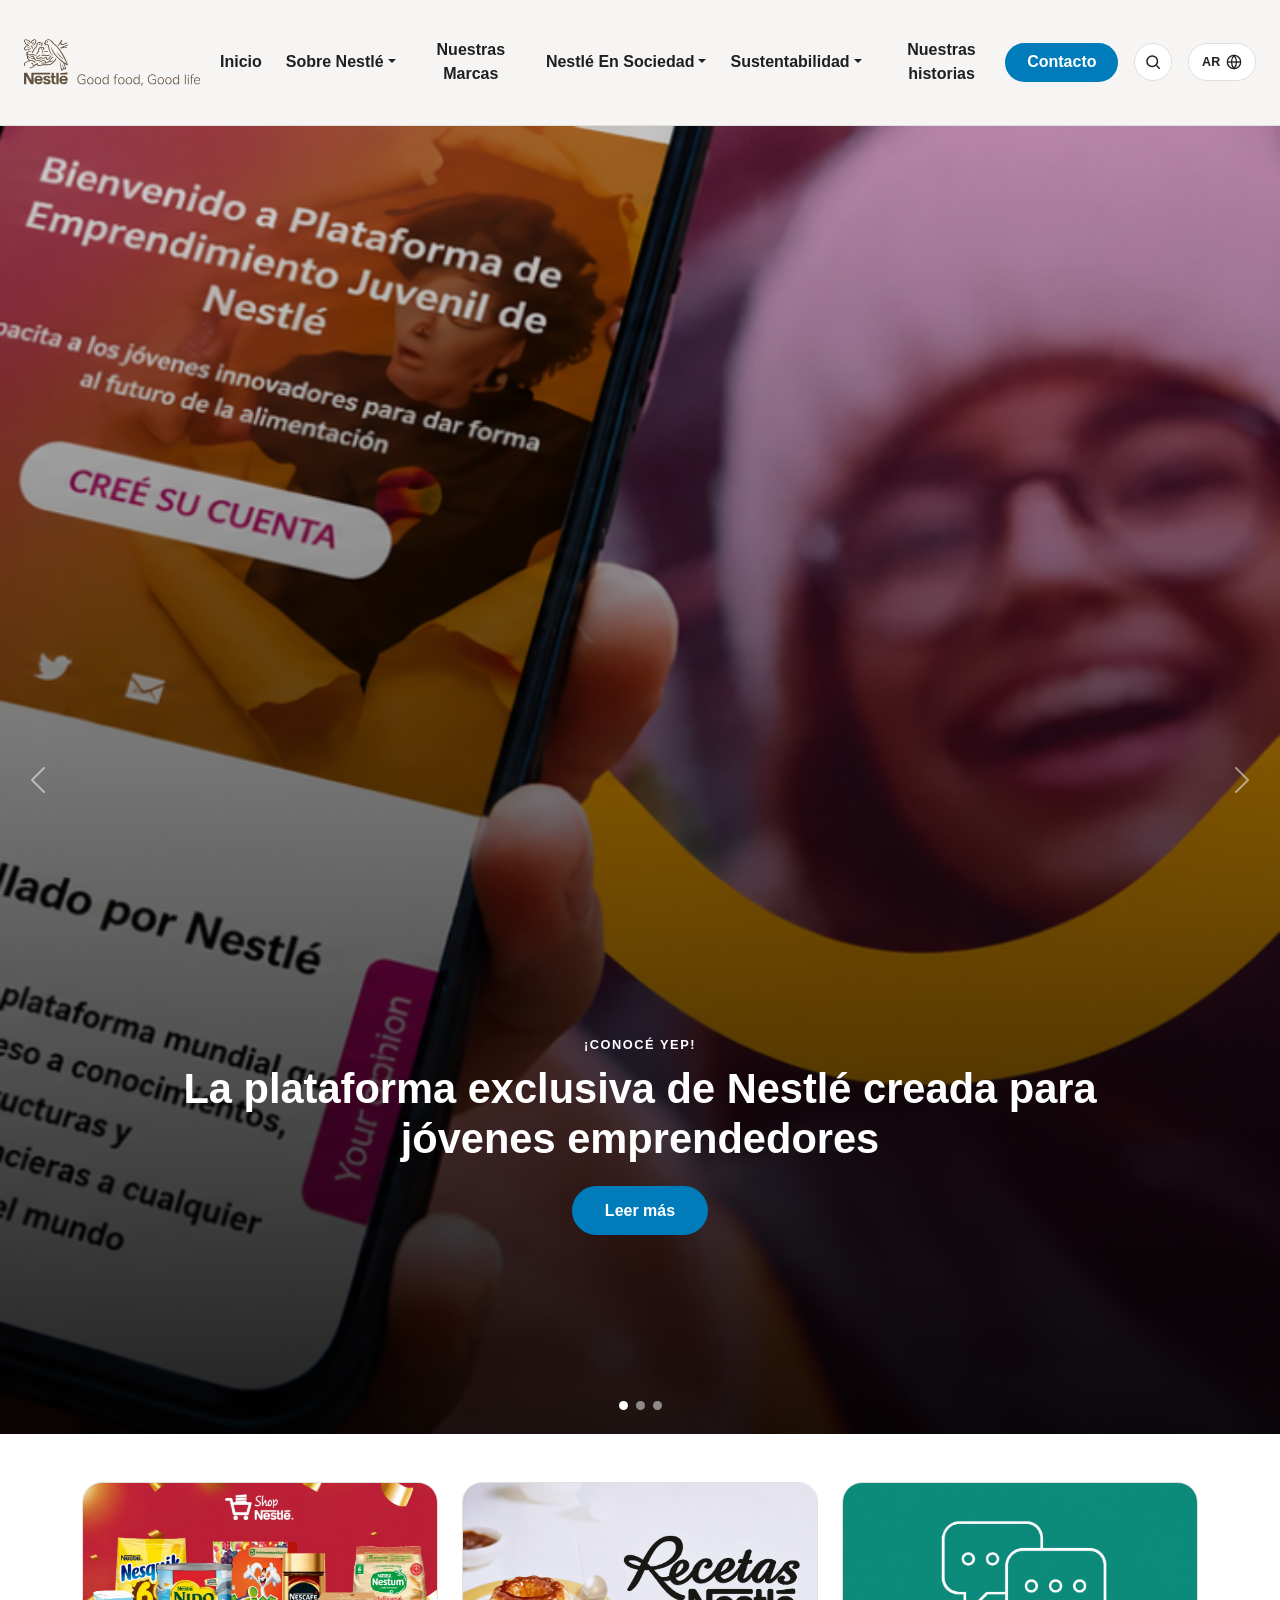
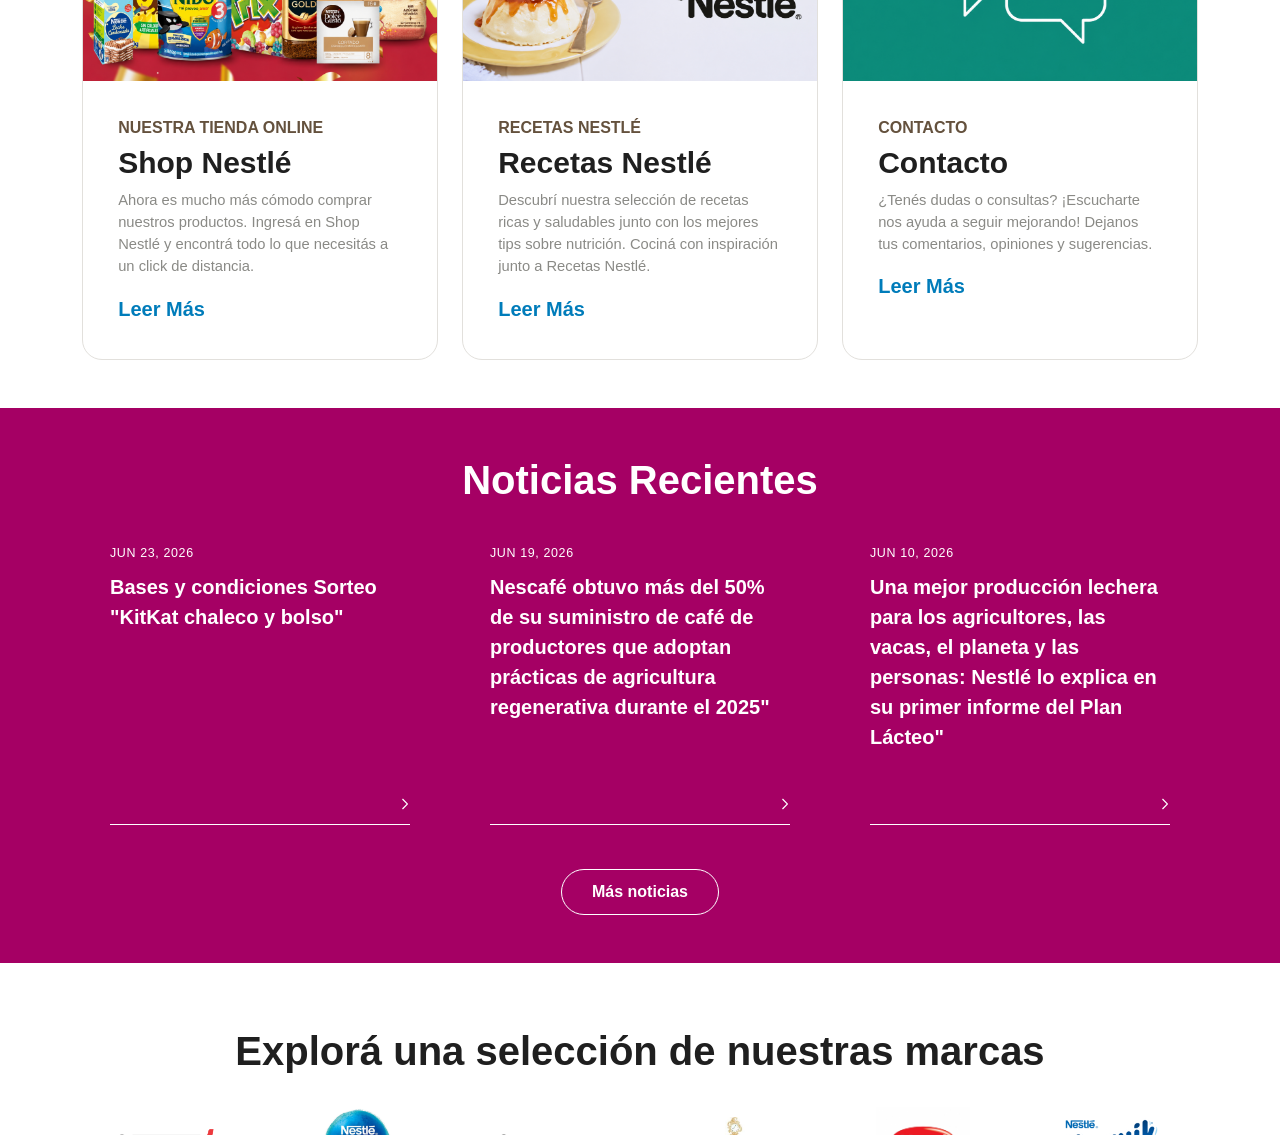
<file: index.html>
<!DOCTYPE html>
<html lang="es-AR">
<head>
<meta charset="UTF-8">
<meta name="viewport" content="width=device-width, initial-scale=1">
<title>Nestlé: Good food, Good life | Nestlé Argentina</title>
<link rel="icon" href="img/logo-sitio.png">


<link href="https://cdnjs.cloudflare.com/ajax/libs/bootstrap/5.3.3/css/bootstrap.min.css" rel="stylesheet">
<link rel="preconnect" href="https://fonts.googleapis.com">

<link rel="stylesheet" href="estilos.css">
</head>
<body>

<!-- ============ HEADER / NAV ============ -->
<header class="site-header">
  <nav class="navbar navbar-expand-xl">
    <div class="container-fluid px-4 gap-2">
      <h1 class="site-logo m-0">
       <a href="#" class="site-logo-link" aria-label="Nestlé - Good food, Good life">Nestlé</a>
      </h1>

      <button class="navbar-toggler" type="button" data-bs-toggle="collapse" data-bs-target="#mainNav">
        <span class="navbar-toggler-icon"></span>
      </button>

      <div class="collapse navbar-collapse" id="mainNav">
        <ul class="navbar-nav main-nav d-flex align-items-md-left align-items-lg-center text-lg-center  gap-2 m-3 mx-xl-auto">
          <li class="nav-item"><a class="nav-link" href="#">Inicio</a></li>
          <li class="nav-item dropdown">
            <a class="nav-link dropdown-toggle" href="#" data-bs-toggle="dropdown">Sobre Nestlé</a>
            <div class="dropdown-menu mega-menu">
              <div class="row">
                <div class="col-sm-12 col-md-6 gap-3">
                  <a class="dropdown-item" href="#">Historia</a>
                  <a class="dropdown-item" href="#">Nestlé en cifras</a>
                  <a class="dropdown-item" href="#">NESTLÉ en la Argentina</a>
                  <a class="dropdown-item" href="#">Investigación y Desarrollo</a>
                </div>
                <div class="col-sm-12 col-md-6">
                  <a class="dropdown-item" href="#">Calidad y seguridad</a>
                  <a class="dropdown-item" href="#">Socios</a>
                  <a class="dropdown-item" href="#">Reporta tu inquietud</a>
                </div>
              </div>
            </div>
          </li>
          <li class="nav-item"><a class="nav-link" href="seccion/marcas.html">Nuestras Marcas</a>

          </li>
          <li class="nav-item dropdown">
            <a class="nav-link dropdown-toggle" href="#" data-bs-toggle="dropdown">Nestlé En Sociedad</a>
            <div class="dropdown-menu mega-menu">
              <div class="d-flex flex-row gap-5">
                <div class="col-sm-12 col-md-6">
                  <a class="dropdown-item" href="#">Creación de Valor Compartido</a>
                  <a class="dropdown-item" href="#">Personas Y Familias</a>
                </div>
                <div class="col-sm-12 col-md-6">
                  <a class="dropdown-item" href="#">Comunidad</a>
                  <a class="dropdown-item" href="#">Planeta</a>
                </div>
              </div>
            </div>
          </li>
          <li class="nav-item dropdown">
            <a class="nav-link dropdown-toggle" href="#" data-bs-toggle="dropdown" data-bs-display="static">Sustentabilidad</a>
            <div class="dropdown-menu mega-menu">
              <a class="dropdown-item" href="#">RE.GENEREMOS NUESTRO PLANETA</a>
              <a class="dropdown-item" href="#">RE.DUZCAMOS NUESTROS RESIDUOS</a>
              <a class="dropdown-item" href="#">RE.PENSEMOS NUESTRAS PRÁCTICAS</a>
            </div>
          </li>
          <li class="nav-item"><a class="nav-link" href="#">Nuestras historias</a></li>
        </ul>



        <div class="header-icons gap-3 mt-lg-2 mt-xl-0">
        <a href="#" class="btn btn-nestle-outline">Contacto</a>

        <button class="icon-btn" aria-label="Buscar">
          <svg width="18" height="18" viewBox="0 0 24 24" fill="none" stroke="currentColor" stroke-width="2"><circle cx="11" cy="11" r="7"/><line x1="21" y1="21" x2="16.65" y2="16.65"/></svg>
        </button>
        
        <button class="icon-btn icon-btn-country" aria-label="Cambiar país" data-bs-toggle="modal" data-bs-target="#countryModal">
  <span class="country-code">AR</span>
  <svg width="16" height="16" viewBox="0 0 24 24" fill="none" stroke="currentColor" stroke-width="2"><circle cx="12" cy="12" r="10"/><line x1="2" y1="12" x2="22" y2="12"/><path d="M12 2a15.3 15.3 0 010 20 15.3 15.3 0 010-20z"/></svg>
       </button>
      </div>
      </div>

    </div>
  </nav>
</header>

<!-- ============ HERO CAROUSEL ============ -->
<section class="hero-section">
  <div id="heroCarousel" class="carousel slide" data-bs-ride="carousel">
    <div class="carousel-inner">

      <div class="carousel-item active">
        <figure class="m-0">
          <picture>
            <source media="(max-width: 554px)" srcset="img/banner-uno-cl.png">
            <source media="(max-width: 768px)" srcset="img/banner-uno-tb.png">
            <img src="img/banner-uno-pc.png" alt="Conocé YEP" class="d-block w-100 hero-img">
          </picture>
        </figure>
        <div class="carousel-caption-custom">
          <p class="eyebrow">¡Conocé YEP!</p>
          <h1>La plataforma exclusiva de Nestlé creada para jóvenes emprendedores</h1>
          <a href="#" class="btn btn-nestle-primary">Leer más</a>
        </div>
      </div>

      <div class="carousel-item">
        <figure class="m-0">
          <picture>
            <source media="(max-width: 554px)" srcset="img/banner-dos-cl.png">
            <source media="(max-width: 768px)" srcset="img/banner-dos-tb.png">
            <img src="img/banner-dos-pc.png" alt="banner" class="d-block w-100 hero-img">
          </picture>
        </figure>
        <div class="carousel-caption-custom">
          <h1>Líderes en atracción y retención del talento</h1>
          <a href="#" class="btn btn-nestle-primary">Leer más</a>
        </div>
      </div>

      <div class="carousel-item">
        <figure class="m-0">
          <picture>
            <source media="(max-width: 554px)" srcset="img/banner-tres-cl.png">
            <source media="(max-width: 768px)" srcset="img/banner-tres-tb.png">
            <img src="img/banner-tres-pc.png" alt="banner" class="d-block w-100 hero-img">
          </picture>
        </figure>
        <div class="carousel-caption-custom">
          <p class="eyebrow">Un compromiso con los jóvenes</p>
          <h1>¡Somos parte del Ranking de Empresas Comprometidas con las Juventudes!</h1>
          <a href="#" class="btn btn-nestle-primary">Leer más</a>
        </div>
      </div>

    </div>

    <button class="carousel-control-prev" type="button" data-bs-target="#heroCarousel" data-bs-slide="prev">
      <span class="carousel-control-prev-icon"></span>
    </button>
    <button class="carousel-control-next" type="button" data-bs-target="#heroCarousel" data-bs-slide="next">
      <span class="carousel-control-next-icon"></span>
    </button>
    <div class="carousel-indicators-custom">
      <button type="button" data-bs-target="#heroCarousel" data-bs-slide-to="0" class="active"></button>
      <button type="button" data-bs-target="#heroCarousel" data-bs-slide-to="1"></button>
      <button type="button" data-bs-target="#heroCarousel" data-bs-slide-to="2"></button>
    </div>
  </div>
</section>

<!-- ============ 3 ACCESOS RÁPIDOS ============ -->
<section class="quick-links py-5">
  <div class="container">
    <div class="row gy-4">
      <div class="col-sm-12 col-md-6 col-lg-4">
        <div class="quick-card">
          <figure class="m-0">
          <picture>
            <source media="(max-width: 554px)" srcset="img/shop-nestle-cl.jpg">
            <source media="(max-width: 768px)" srcset="img/shop-nestle-tb.jpg">
            <img src="img/shop-nestle-pc.jpg" alt="Shop Nestlé" class="d-block w-100 hero-img">
          </picture>
        </figure>
          <div class="quick-card-body">
            <span class="quick-card-tag">Nuestra Tienda Online</span>
            <h3>Shop Nestlé</h3>
            <p>Ahora es mucho más cómodo comprar nuestros productos. Ingresá en Shop Nestlé y encontrá todo lo que necesitás a un click de distancia.</p>
            <a href="#" class="link-nestle">Leer Más</a>
          </div>
        </div>
      </div>


      <div class="col-sm-12 col-md-6 col-lg-4">
        <div class="quick-card">
          <figure class="m-0">
          <picture>
            <source media="(max-width: 554px)" srcset="img/recetas-cl.jpg">
            <source media="(max-width: 768px)" srcset="img/recetas-tb.jpg">
            <img src="img/recetas-pc.jpg" alt="Recetas Nestlé" class="d-block w-100 hero-img">
          </picture>
        </figure> 
          <div class="quick-card-body">
            <span class="quick-card-tag">Recetas Nestlé</span>
            <h3>Recetas Nestlé</h3>
            <p>Descubrí nuestra selección de recetas ricas y saludables junto con los mejores tips sobre nutrición. Cociná con inspiración junto a Recetas Nestlé.</p>
            <a href="#" class="link-nestle">Leer Más</a>
          </div>
        </div>
      </div>


      <div class="col-sm-12 col-md-6 col-lg-4">
        <div class="quick-card">
          <figure class="m-0">
          <picture>
            <source media="(max-width: 554px)" srcset="img/contacto-cl.jpg">
            <source media="(max-width: 768px)" srcset="img/contacto-tb.jpg">
            <img src="img/contacto-pc.jpg" alt="Contacto" class="d-block w-100 hero-img">
          </picture>
        </figure> 
          <div class="quick-card-body">
            <span class="quick-card-tag">Contacto</span>
            <h3>Contacto</h3>
            <p>¿Tenés dudas o consultas? ¡Escucharte nos ayuda a seguir mejorando! Dejanos tus comentarios, opiniones y sugerencias.</p>
            <a href="#" class="link-nestle">Leer Más</a>
          </div>
        </div>
      </div>


    </div>
  </div>
</section>

<!-- ============ NOTICIAS RECIENTES (fondo oscuro) ============ -->
<section class="news-section py-5">
  <div class="container">
    <h2 class="text-center">Noticias Recientes</h2>
    <div class="row g-4">
  <div class="col-12 col-md-6 col-lg-4">
    <div class="news-card">
      <div class="news-content">
        <label class="news-date">Jun 23, 2026</label>
        <p class="news-title">Bases y condiciones Sorteo "KitKat chaleco y bolso"</p>
      </div>
      <a href="#" class="news-link" aria-label="Leer más">
        <svg xmlns="http://www.w3.org/2000/svg" width="12" height="24" viewBox="0 0 12 24" class="news-arrow">
          <defs>
            <path id="arrowShape1" fill="currentColor" d="m7.588 12.43l-1.061 1.06L.748 7.713a.996.996 0 0 1 0-1.413L6.527.52l1.06 1.06l-5.424 5.425z" />
          </defs>
          <use fill-rule="evenodd" href="#arrowShape1" transform="rotate(-180 5.02 9.505)" />
        </svg>
        <span class="news-line"></span>
      </a>
    </div>
  </div>


        <div class="col-12 col-md-6 col-lg-4">
    <div class="news-card">
      <div class="news-content">
        <label class="news-date">Jun 19, 2026</label>
        <p class="news-title">Nescafé obtuvo más del 50% de su suministro de café de productores que adoptan prácticas de agricultura regenerativa durante el 2025"</p>
      </div>
      <a href="#" class="news-link" aria-label="Leer más">
        <svg xmlns="http://www.w3.org/2000/svg" width="12" height="24" viewBox="0 0 12 24" class="news-arrow">
          <defs>
            <path id="arrowShape2" fill="currentColor" d="m7.588 12.43l-1.061 1.06L.748 7.713a.996.996 0 0 1 0-1.413L6.527.52l1.06 1.06l-5.424 5.425z" />
          </defs>
          <use fill-rule="evenodd" href="#arrowShape2" transform="rotate(-180 5.02 9.505)" />
        </svg>
        <span class="news-line"></span>
      </a>
    </div>
  </div>



   <div class="col-12 col-md-6 col-lg-4">
    <div class="news-card">
      <div class="news-content">
        <label class="news-date">Jun 10, 2026</label>
        <p class="news-title">Una mejor producción lechera para los agricultores, las vacas, el planeta y las personas: Nestlé lo explica en su primer informe del Plan Lácteo"</p>
      </div>
      <a href="#" class="news-link" aria-label="Leer más">
        <svg xmlns="http://www.w3.org/2000/svg" width="12" height="24" viewBox="0 0 12 24" class="news-arrow">
          <defs>
            <path id="arrowShape3" fill="currentColor" d="m7.588 12.43l-1.061 1.06L.748 7.713a.996.996 0 0 1 0-1.413L6.527.52l1.06 1.06l-5.424 5.425z" />
          </defs>
          <use fill-rule="evenodd" href="#arrowShape3" transform="rotate(-180 5.02 9.505)" />
        </svg>
        <span class="news-line"></span>
      </a>
    </div>
  </div>

    </div>
    <div class="text-center mt-3">
      <a href="#" class="btn btn-nestle-secundario">Más noticias</a>
    </div>
  </div>
</section>



<!-- ============ MARCAS ============ -->
<section class="brands-section py-5">
  <div class="container p-3">
    <h2 class="text-center mb-2">Explorá una selección de nuestras marcas</h2>
    <div class="row g-4 justify-content-center align-items-center mt-2">
      <div class="col-4 col-md-2">
        <img class="brand-logo" src="img/nescafe.png" alt="Nescafé">
      </div>
      <div class="col-4 col-md-2">
        <img class="brand-logo" src="img/purezavital.jpg" alt="Pureza Vital">
      </div>
      <div class="col-4 col-md-2">
        <img class="brand-logo" src="img/nespresso.jpg" alt="Nespresso">
      </div>
      <div class="col-4 col-md-2">
        <img class="brand-logo" src="img/Aftereight.webp" alt="Aftereight">
      </div>
      <div class="col-4 col-md-2">
        <img class="brand-logo" src="img/maggi.png" alt="Maggi">
      </div>
      <div class="col-4 col-md-2">
        <img class="brand-logo" src="img/nesquik.jpg" alt="Nesquik">
      </div>
    </div>
    <div class="text-center mt-4">
      <a href="#" class="btn btn-nestle-primary">Conocé más</a>
    </div>
  </div>
</section>



<!-- ============ CTA ============ -->
<section class="cta py-5">
  <div class="container">
    <div class="row g-4 text-center">
      <div class="col-12">
        <h2>Noticias Nestlé</h2>
        <p>Conocé las últimas noticias</p>
        <a href="#" class="btn btn-nestle-tercero">Ingresá</a>
      </div>
    
    </div>
  </div>
</section>

<!-- ============ FOOTER PRINCIPAL ============ -->
<footer class="main-footer">
  <div class="container p-4 py-5">
    <div class="row g-3">
  <div class="col-12 col-md-3">
    <h1 class="site-logo m-0">
      <a href="#" class="footer-logo-link" aria-label="Nestlé - Good food, Good life">Nestlé</a>
    </h1>

    <ul class="social-icons list-unstyled d-flex mt-4">
      <li>
        <a href="https://www.instagram.com/nestlearg/?hl=es" aria-label="Instagram" target="_blank" rel="noopener noreferrer">
          <img src="img/ig.svg" alt="" class="icon">
        </a>
      </li>
      <li>
        <a href="https://www.linkedin.com/company/nestle-s-a-/" aria-label="LinkedIn" target="_blank" rel="noopener noreferrer">
          <img src="img/linkedin.svg" alt="" class="icon">
        </a>
      </li>
      <li>
        <a href="https://ar.pinterest.com/recetasnestlear/" aria-label="Pinterest" target="_blank" rel="noopener noreferrer">
          <img src="img/pinterest.svg" alt="" class="icon">
        </a>
      </li>
      <li>
        <a href="https://www.youtube.com/@NestleArgentina" aria-label="YouTube" target="_blank" rel="noopener noreferrer">
          <img src="img/youtube.svg" alt="" class="icon">
        </a>
      </li>
      <li>
        <a href="https://facebook.com/Nestle.Argentina/" aria-label="Facebook" target="_blank" rel="noopener noreferrer">
          <img src="img/facebook.svg" alt="" class="icon">
        </a>
      </li>
      <li>
        <a href="https://twitter.com/nestleargentina" aria-label="Twitter" target="_blank" rel="noopener noreferrer">
          <img src="img/twitter.svg" alt="" class="icon">
        </a>
      </li>
    </ul>
  </div>


  
      <div class="col-6 col-md-3">
        <h4>Acerca de Nosotros</h4>
        <ul>
          <li><a href="#">Investigación y desarrollo</a></li>
          <li><a href="#">Nestlé en cifras</a></li>
          <li><a href="#">Calidad y Seguridad</a></li>
          <li><a href="#">Nestlé en Argentina</a></li>
        </ul>
        <h4 class="mt-4">Nuestras Marcas</h4>
        <ul>
          <li><a href="#">Conocé todos nuestros productos</a></li>
        </ul>
      </div>
      <div class="col-6 col-md-3">
        <h4>Empleos</h4>
        <ul><li><a href="#">Carreras</a></li></ul>
        <h4 class="mt-4">Prensa</h4>
        <ul><li><a href="#">Gacetillas de prensa</a></li></ul>
      </div>
      <div class="col-6 col-md-3">
        <h4>Nestlé en Sociedad</h4>
        <ul>
          <li><a href="#">Personas Y Familias</a></li>
          <li><a href="#">Comunidad</a></li>
          <li><a href="#">Planeta</a></li>
        </ul>
        <h4 class="mt-4">Nuestras historias</h4>
        <ul><li><a href="#">Historias destacadas</a></li></ul>
      </div>
    </div>
  </div>


  
  <div class="sub-footer">
    <div class="container d-flex flex-wrap justify-content-center gap-3 py-3">
      <a href="#">Mapa del Sitio</a>
      <a href="#">Políticas de Privacidad</a>
      <a href="#">Términos y Condiciones</a>
      <a href="#">Cambiar País</a>
      <a href="#">Política de Cookies</a>
      <a href="#">Centro de preferencias</a>
      <a href="#">Declaración de accesibilidad</a>
    </div>
  </div>
</footer>

<script src="https://cdnjs.cloudflare.com/ajax/libs/bootstrap/5.3.3/js/bootstrap.bundle.min.js"></script>

<div class="modal fade" id="countryModal" tabindex="-1" aria-labelledby="countryModalLabel" aria-hidden="true">
  <div class="modal-dialog modal-dialog-centered">
    <div class="modal-content country-modal-content">
      <div class="modal-header">
        <h5 class="modal-title" id="countryModalLabel">Elegí tu país</h5>
        <button type="button" class="btn-close" data-bs-dismiss="modal" aria-label="Cerrar"></button>
      </div>
      <div class="modal-body">
        <label for="countrySearch" class="form-label">Buscá el sitio de Nestlé de tu país</label>
        <input type="text" class="form-control country-search-input" id="countrySearch" placeholder="Escribí un país..." autocomplete="off">

        <ul class="country-results list-unstyled">
          <li><a href="#" class="country-result-item active">
            <span class="flag">🇦🇷</span> Argentina <span class="code">AR</span>
          </a></li>
          <li><a href="#" class="country-result-item">
            <span class="flag">🇨🇱</span> Chile <span class="code">CL</span>
          </a></li>
          <li><a href="#" class="country-result-item">
            <span class="flag">🇺🇾</span> Uruguay <span class="code">UY</span>
          </a></li>
          <li><a href="#" class="country-result-item">
            <span class="flag">🇵🇾</span> Paraguay <span class="code">PY</span>
          </a></li>
          <li><a href="#" class="country-result-item">
            <span class="flag">🇧🇷</span> Brasil <span class="code">BR</span>
          </a></li>
          <li><a href="#" class="country-result-item">
            <span class="flag">🇪🇸</span> España <span class="code">ES</span>
          </a></li>
          <li><a href="#" class="country-result-item">
            <span class="flag">🇲🇽</span> México <span class="code">MX</span>
          </a></li>
          <li><a href="#" class="country-result-item">
            <span class="flag">🇺🇸</span> Estados Unidos <span class="code">US</span>
          </a></li>
        </ul>
      </div>
    </div>
  </div>
</div>

<script>
  document.getElementById('countrySearch').addEventListener('input', function(e){
    const term = e.target.value.trim().toLowerCase();
    document.querySelectorAll('.country-result-item').forEach(function(item){
      const name = item.textContent.trim().toLowerCase();
      item.parentElement.style.display = name.includes(term) ? '' : 'none';
    });
  });

const heroCarousel = document.getElementById('heroCarousel');
const indicators = heroCarousel.querySelectorAll('.carousel-indicators-custom button');

heroCarousel.addEventListener('slide.bs.carousel', function (event) {
  indicators.forEach(function (btn) {
    btn.classList.remove('active');
  });
  indicators[event.to].classList.add('active');
});

</script>
</body>
</html>
</file>
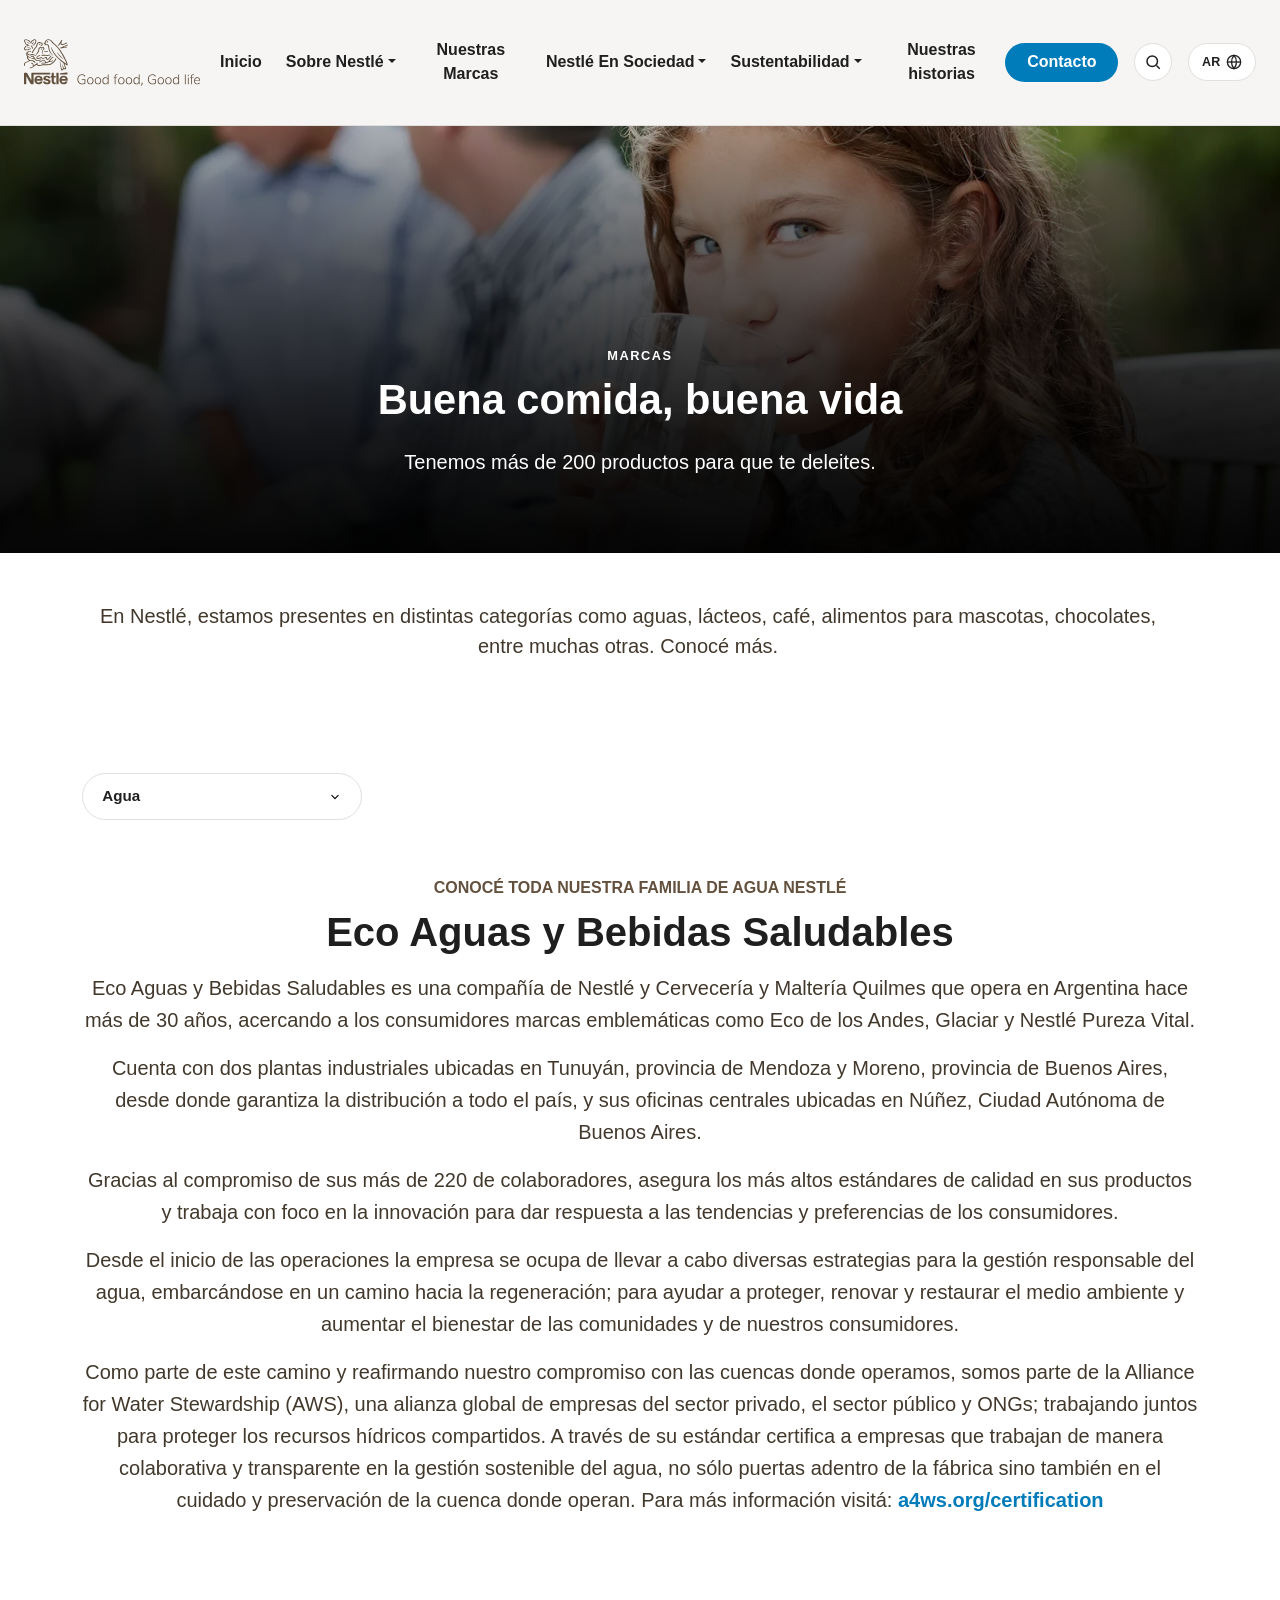
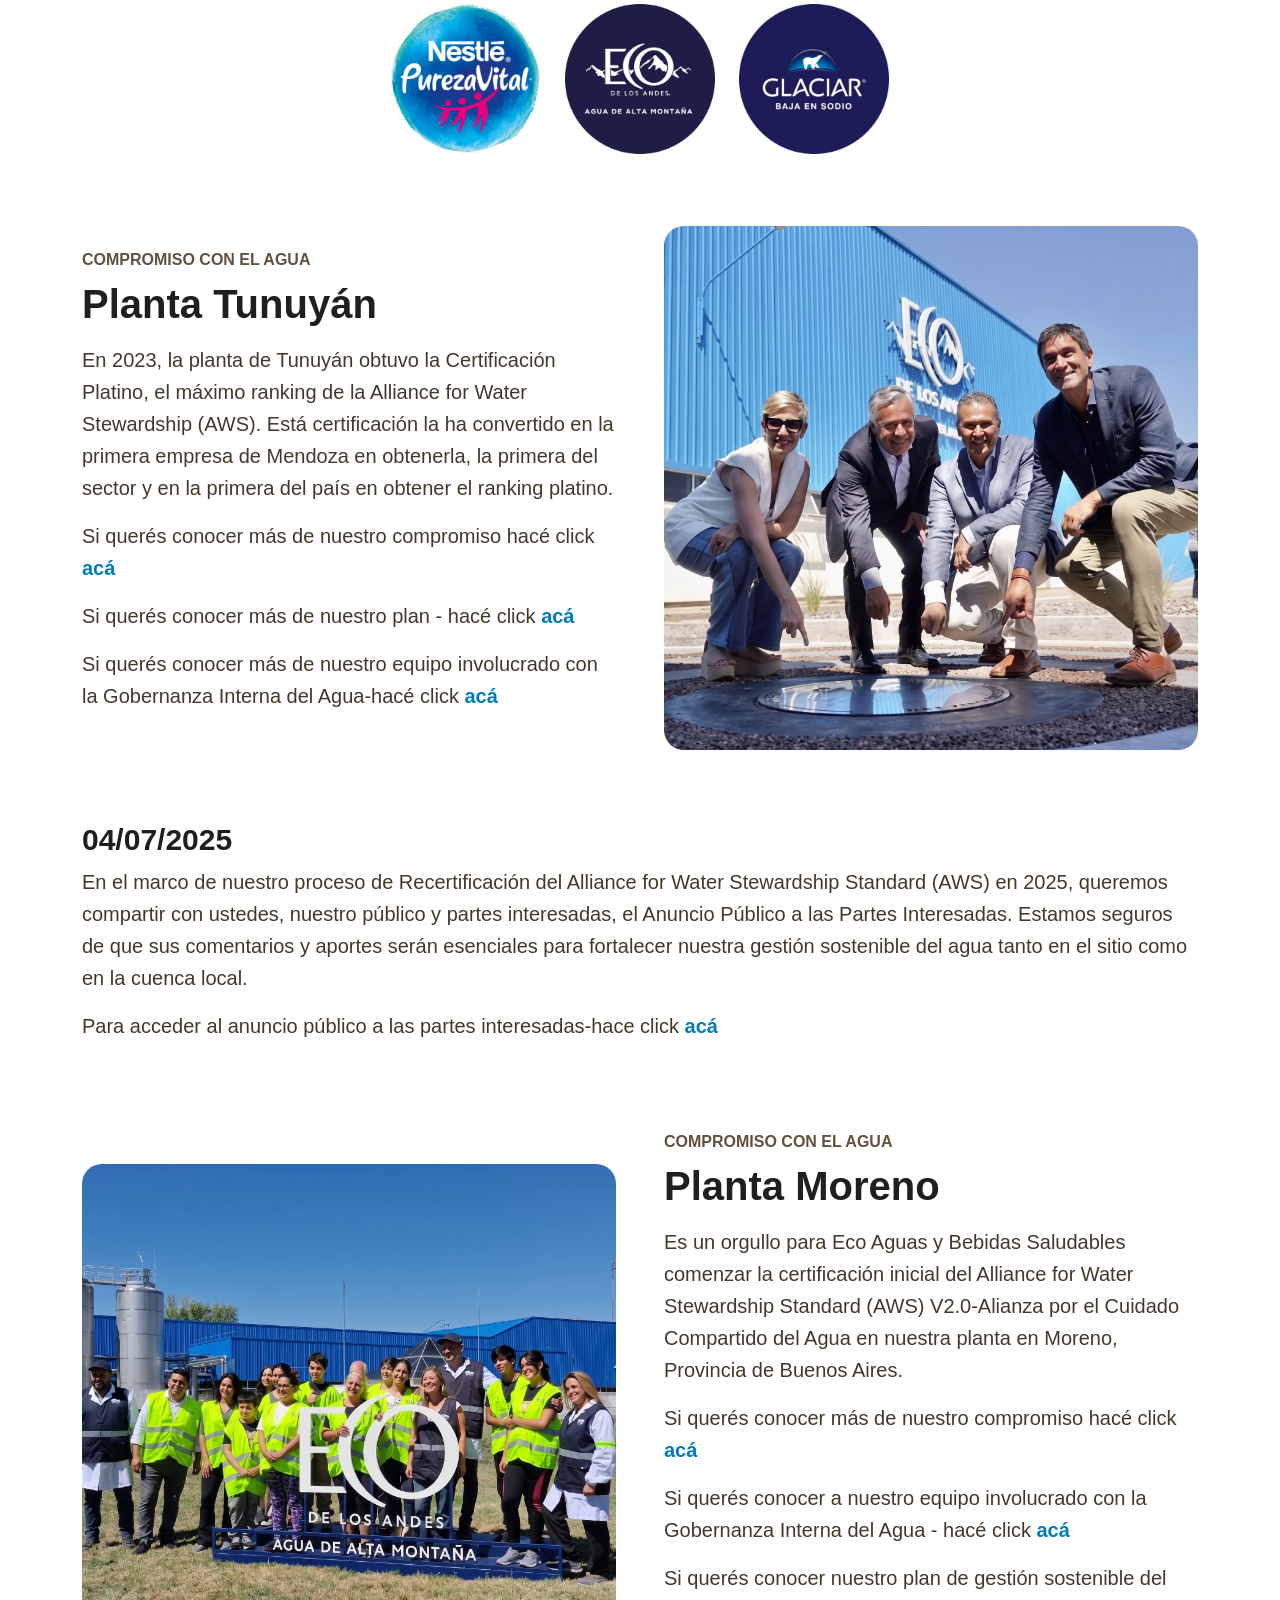
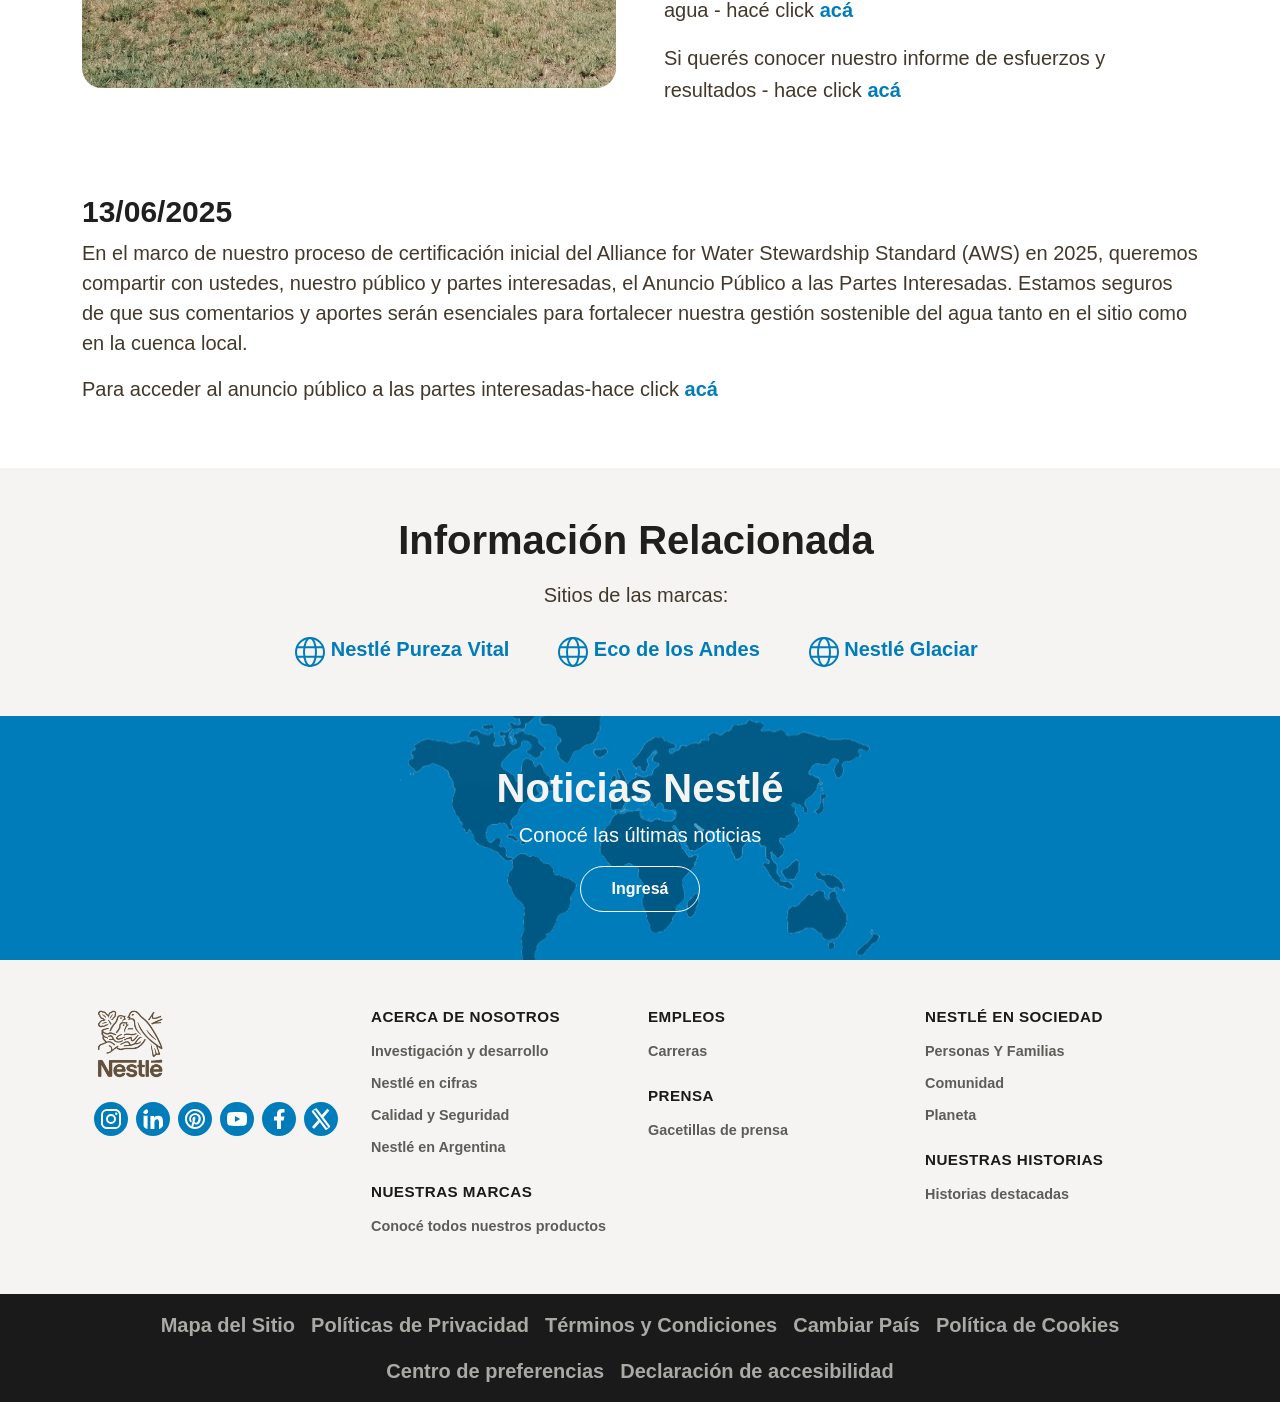
<file: seccion/marcas.html>
<!DOCTYPE html>
<html lang="es-AR">
<head>
<meta charset="UTF-8">
<meta name="viewport" content="width=device-width, initial-scale=1">
<title>Nestlé: Good food, Good life | Nestlé Argentina</title>
<link rel="icon" href="../img/logo-sitio.png">


<link href="https://cdnjs.cloudflare.com/ajax/libs/bootstrap/5.3.3/css/bootstrap.min.css" rel="stylesheet">
<link rel="preconnect" href="https://fonts.googleapis.com">

<link rel="stylesheet" href="../estilos.css">
</head>
<body>

<!-- ============ HEADER / NAV ============ -->
<header class="site-header">
  <nav class="navbar navbar-expand-xl">
    <div class="container-fluid px-4 gap-2">
      <h1 class="site-logo m-0">
       <a href="#" class="site-logo-link" aria-label="Nestlé - Good food, Good life">Nestlé</a>
      </h1>

      <button class="navbar-toggler" type="button" data-bs-toggle="collapse" data-bs-target="#mainNav">
        <span class="navbar-toggler-icon"></span>
      </button>

      <div class="collapse navbar-collapse" id="mainNav">
        <ul class="navbar-nav main-nav d-flex align-items-md-left align-items-lg-center text-lg-center gap-2 m-3 mx-xl-auto">
          <li class="nav-item"><a class="nav-link" href="../index.html">Inicio</a></li>
          <li class="nav-item dropdown">
            <a class="nav-link dropdown-toggle" href="#" data-bs-toggle="dropdown">Sobre Nestlé</a>
            <div class="dropdown-menu mega-menu">
              <div class="row">
                <div class="col-sm-12 col-md-6 gap-3">
                  <a class="dropdown-item" href="#">Historia</a>
                  <a class="dropdown-item" href="#">Nestlé en cifras</a>
                  <a class="dropdown-item" href="#">NESTLÉ en la Argentina</a>
                  <a class="dropdown-item" href="#">Investigación y Desarrollo</a>
                </div>
                <div class="col-sm-12 col-md-6">
                  <a class="dropdown-item" href="#">Calidad y seguridad</a>
                  <a class="dropdown-item" href="#">Socios</a>
                  <a class="dropdown-item" href="#">Reporta tu inquietud</a>
                </div>
              </div>
            </div>
          </li>
          <li class="nav-item"><a class="nav-link" href="seccion/marcas.html">Nuestras Marcas</a>

          </li>
          <li class="nav-item dropdown">
            <a class="nav-link dropdown-toggle" href="#" data-bs-toggle="dropdown">Nestlé En Sociedad</a>
            <div class="dropdown-menu mega-menu">
              <div class="d-flex flex-row gap-5">
                <div class="col-sm-12 col-md-6">
                  <a class="dropdown-item" href="#">Creación de Valor Compartido</a>
                  <a class="dropdown-item" href="#">Personas Y Familias</a>
                </div>
                <div class="col-sm-12 col-md-6">
                  <a class="dropdown-item" href="#">Comunidad</a>
                  <a class="dropdown-item" href="#">Planeta</a>
                </div>
              </div>
            </div>
          </li>
          <li class="nav-item dropdown">
            <a class="nav-link dropdown-toggle" href="#" data-bs-toggle="dropdown" data-bs-display="static">Sustentabilidad</a>
            <div class="dropdown-menu mega-menu">
              <a class="dropdown-item" href="#">RE.GENEREMOS NUESTRO PLANETA</a>
              <a class="dropdown-item" href="#">RE.DUZCAMOS NUESTROS RESIDUOS</a>
              <a class="dropdown-item" href="#">RE.PENSEMOS NUESTRAS PRÁCTICAS</a>
            </div>
          </li>
          <li class="nav-item"><a class="nav-link" href="#">Nuestras historias</a></li>
        </ul>



        <div class="header-icons gap-3 mt-lg-2 mt-xl-0">
        <a href="#" class="btn btn-nestle-outline">Contacto</a>

        <button class="icon-btn" aria-label="Buscar">
          <svg width="18" height="18" viewBox="0 0 24 24" fill="none" stroke="currentColor" stroke-width="2"><circle cx="11" cy="11" r="7"/><line x1="21" y1="21" x2="16.65" y2="16.65"/></svg>
        </button>
        
        <button class="icon-btn icon-btn-country" aria-label="Cambiar país" data-bs-toggle="modal" data-bs-target="#countryModal">
  <span class="country-code">AR</span>
  <svg width="16" height="16" viewBox="0 0 24 24" fill="none" stroke="currentColor" stroke-width="2"><circle cx="12" cy="12" r="10"/><line x1="2" y1="12" x2="22" y2="12"/><path d="M12 2a15.3 15.3 0 010 20 15.3 15.3 0 010-20z"/></svg>
       </button>
      </div>
      </div>

    </div>
  </nav>
</header>

<!-- ============ HERO============ -->
<section class="hero-section hero-section--single">
  <figure class="m-0">
    <picture>
      <source media="(max-width: 554px)" srcset="../img/banner-marcas-cl.jpg">
      <source media="(max-width: 768px)" srcset="../img/banner-marcas-tb.jpg">
      <img src="../img/banner-marcas-pc.jpg" alt="Agua Nestlé" class="d-block w-100 hero-img">
    </picture>
  </figure>
  <div class="carousel-caption-custom">
    <p class="eyebrow">Marcas</p>
    <h1>Buena comida, buena vida</h1>
    <p>Tenemos más de 200 productos para que te deleites.</p>
  </div>
</section>

<section class="descripcion p-4 p-lg-5">
  <div class="container">
      <div class="col-12 row g-4">
        <p class="marcas-p text-center">En Nestlé, estamos presentes en distintas categorías como aguas, lácteos, café, alimentos para mascotas, chocolates, entre muchas otras. Conocé más.</p>
        </div>
  </div>
</section>

<section class="brand-content p-4 p-lg-5">
  <div class="container">
    <div class="row gy-4">

      <!-- FILTRO IZQUIERDA -->
      <div class="col-12">
        <div class="brand-filter">
          <label for="categoryFilter" class="visually-hidden">Filtrar por categoría</label>
          <select id="categoryFilter" class="brand-filter-select">
            <option value="aguas" selected>Agua</option>
            <option value="bebidas">Bebidas</option>
            <option value="cafes">Cafés</option>
            <option value="cereales">Cereales</option>
            <option value="chocolates">Chocolates</option>
            <option value="culinarios">Culinarios</option>
            <option value="lacteos">Lácteos</option>
            <option value="infantiles">Nutrición Infantil</option>
            <option value="reposteria">Repostería</option>
            <option value="mascotas">Mascotas</option>
          </select>
        </div>
      </div>

      <div class="col-12">
        <div class="row align-items-center brand-block g-5">
        
          <div class="col-12 text-center">
            <span class="brand-block-tag">Conocé toda nuestra familia de agua Nestlé</span>
            <h2>Eco Aguas y Bebidas Saludables</h2>
            <p>Eco Aguas y Bebidas Saludables es una compañía de Nestlé y Cervecería y Maltería Quilmes que opera en Argentina hace más de 30 años, acercando a los consumidores marcas emblemáticas como Eco de los Andes, Glaciar y Nestlé Pureza Vital.</p>
            <p>Cuenta con dos plantas industriales ubicadas en Tunuyán, provincia de Mendoza y Moreno, provincia de Buenos Aires, desde donde garantiza la distribución a todo el país, y sus oficinas centrales ubicadas en Núñez, Ciudad Autónoma de Buenos Aires.</p>
            <p>Gracias al compromiso de sus más de 220 de colaboradores, asegura los más altos estándares de calidad en sus productos y trabaja con foco en la innovación para dar respuesta a las tendencias y preferencias de los consumidores.</p>
            <p>Desde el inicio de las operaciones la empresa se ocupa de llevar a cabo diversas estrategias para la gestión responsable del agua, embarcándose en un camino hacia la regeneración; para ayudar a proteger, renovar y restaurar el medio ambiente y aumentar el bienestar de las comunidades y de nuestros consumidores. </p>
            <p>Como parte de este camino y reafirmando nuestro compromiso con las cuencas donde operamos, somos parte de la Alliance for Water Stewardship (AWS), una alianza global de empresas del sector privado, el sector público y ONGs; trabajando juntos para proteger los recursos hídricos compartidos. A través de su estándar certifica a empresas que trabajan de manera colaborativa y transparente en la gestión sostenible del agua, no sólo puertas adentro de la fábrica sino también en el cuidado y preservación de la cuenca donde operan. Para más información visitá: <a href="https://a4ws.org/certification" target="_blank" rel="noopener noreferrer" class="link-nestle"> a4ws.org/certification</a></p>
          </div>


           <div class="col-12 align-items-center d-flex justify-content-center">
    <ul class="logos-agua list-unstyled d-flex mt-4 gap-4">
      <li>
        <a href="https://www.nestle.com.ar/marcas/nestlepurezavital" target="_blank" rel="noopener noreferrer" class="link-nestle">
          <img src="../img/purezav.png" alt="" class="logo" >
         </a>
      </li>
      <li>
          <a href="https://www.nestle.com.ar/marcas/ecodelosandes" target="_blank" rel="noopener noreferrer" class="link-nestle">
            <img src="../img/eco.png" alt="" class="logo">
          </a>
      </li>
      <li>
         <a href="https://www.nestle.com.ar/marcas/glaciar" target="_blank" rel="noopener noreferrer" class="link-nestle">
          <img src="../img/glaciar.png" alt="" class="logo">
          </a>
      </li>
    </ul>
          </div>
        </div>
      </div>


      <div class="col-12">
        <div class="row align-items-center brand-block g-5">
          <div class="marcas-img col-12 col-lg-6 order-md-2">
            <figure class="m-0">
          <picture>
            <source media="(max-width: 554px)" srcset="../img/planta-tunuyan-cl.jpg">
            <source media="(max-width: 768px)" srcset="../img/planta-tunuyan-tb.jpg">
            <img src="../img/planta-tunuyan-pc.jpg" alt="Planta Tunuyán" class="d-block w-100 hero-img">
          </picture>
        </figure>
          </div>
          <div class="col-12 col-lg-6 order-md-1">
            <span class="brand-block-tag">Compromiso con el agua</span>
            <h2>Planta Tunuyán</h2>
            <p>En 2023, la planta de Tunuyán obtuvo la Certificación Platino, el máximo ranking de la Alliance for Water Stewardship (AWS). Está certificación la ha convertido en la primera empresa de Mendoza en obtenerla, la primera del sector y en la primera del país en obtener el ranking platino.</p>
            <p>Si querés conocer más de nuestro compromiso hacé click  <a href="https://www.nestle.com.ar/sites/g/files/pydnoa481/files/2025-07/Compromiso%20AWS%20PlantaTunuyan_2025.pdf" target="_blank" rel="noopener noreferrer" class="link-nestle"> acá</a></p>
            <p>Si querés conocer más de nuestro plan -  hacé click <a href="#" target="_blank" rel="noopener noreferrer" class="link-nestle"> acá</a></p>
            <p>Si querés conocer más de nuestro equipo involucrado con la Gobernanza Interna del Agua-hacé click <a href="https://www.nestle.com.ar/sites/g/files/pydnoa481/files/2025-07/Organigrama%2006%202025_0.pdf" target="_blank" rel="noopener noreferrer" class="link-nestle"> acá</a></p>
          </div>
        </div>
      </div>

      <div class="col-12">
        <div class="row align-items-center brand-block g-5">
          <div class="col-12">
            <h3>04/07/2025</h3>
            <p>En el marco de nuestro proceso de Recertificación del Alliance for Water Stewardship Standard (AWS) en 2025, queremos compartir con ustedes, nuestro público y partes interesadas, el Anuncio Público a las Partes Interesadas. Estamos seguros de que sus comentarios y aportes serán esenciales para fortalecer nuestra gestión sostenible del agua tanto en el sitio como en la cuenca local.</p>
            <p>Para acceder al anuncio público a las partes interesadas-hace click <a href="https://www.nestle.com.ar/sites/g/files/pydnoa481/files/2025-07/Anuncio%20Partes%20Interesadas%20%281%29.pdf" target="_blank" rel="noopener noreferrer" class="link-nestle"> acá</a></p>
          </div>
        </div>
      </div>

      <div class="col-12">
        <div class="row align-items-center brand-block g-5">
          <div class="marcas-img col-12 col-lg-6 order-md-2">
            <figure class="m-0">
          <picture>
            <source media="(max-width: 554px)" srcset="../img/planta-moreno-cl.jpg">
            <source media="(max-width: 768px)" srcset="../img/planta-moreno-tb.jpg">
            <img src="../img/planta-moreno-pc.jpg" alt="Planta Moreno" class="d-block w-100 hero-img">
          </picture>
        </figure>
          </div>
          <div class="col-12 col-lg-6 order-md-1 order-lg-2">
            <span class="brand-block-tag">Compromiso con el agua</span>
            <h2>Planta Moreno</h2>
            <p>Es un orgullo para Eco Aguas y Bebidas Saludables comenzar la certificación inicial del Alliance for Water Stewardship Standard (AWS) V2.0-Alianza por el Cuidado Compartido del Agua en nuestra planta en Moreno, Provincia de Buenos Aires. </p>

            <p>Si querés conocer más de nuestro compromiso hacé click  <a href="https://www.nestle.com.ar/sites/g/files/pydnoa481/files/2025-07/Compromiso%20AWS%20Planta%20Moreno_2025%20VF.pdf" target="_blank" rel="noopener noreferrer" class="link-nestle"> acá</a></p>
         

            <p>Si querés conocer a nuestro equipo involucrado con la Gobernanza Interna del Agua -   hacé click <a href="https://www.nestle.com.ar/sites/g/files/pydnoa481/files/2025-06/Equipo%20%26%20Gobernanza_Planta%20Moreno%202025.pdf" target="_blank" rel="noopener noreferrer" class="link-nestle"> acá</a></p>


            <p>Si querés conocer nuestro plan de gestión sostenible del agua -   hacé click<a href="https://www.nestle.com.ar/sites/g/files/pydnoa481/files/2025-07/Plan%20de%20Gestión%20AWS%20Planta%20Moreno_2024-2025.pdf" target="_blank" rel="noopener noreferrer" class="link-nestle"> acá</a></p>

            <p>Si querés conocer nuestro informe de esfuerzos y resultados  - hace click<a href="https://www.nestle.com.ar/sites/g/files/pydnoa481/files/2025-07/Informe%20de%20Gesti%C3%B3n%20Sostenible%20Planta%20Moreno_2024-2025.pdf" target="_blank" rel="noopener noreferrer" class="link-nestle"> acá</a></p>
          </div>
        </div>
      </div>

      <div class="col-12">
        <div class="row align-items-center brand-block g-5">

          </div>
          <div class="col-12">
            <h3>13/06/2025</h3>
            <p>En el marco de nuestro proceso de certificación inicial del Alliance for Water Stewardship Standard (AWS) en 2025, queremos compartir con ustedes, nuestro público y partes interesadas, el Anuncio Público a las Partes Interesadas. Estamos seguros de que sus comentarios y aportes serán esenciales para fortalecer nuestra gestión sostenible del agua tanto en el sitio como en la cuenca local.</p>


            <p>Para acceder al anuncio público a las partes interesadas-hace click <a href="https://www.nestle.com.ar/sites/g/files/pydnoa481/files/2025-06/Anuncio%20Partes%20Interesadas.pdf" target="_blank" rel="noopener noreferrer" class="link-nestle"> acá</a></p>
          </div>
        </div>
      </div>
  </div>
</section>



<section class="informacion p-4 p-md-5">
  <div class="container">
      <div class="col-12 row g-2">
        <h2 class="text-left text-md-center">Información Relacionada</h2>
        <p class="text-left text-md-center">Sitios de las marcas:</p
>
         <ul class="site-links-list d-flex flex-column flex-md-row justify-content-left justify-content-md-center gap-4 gap-lg-5">

         <li>
                <img src="../img/website-icon.svg" alt="website icon" class="icon">
                <a class="link-nestle" href="#" rel="noopener noreferrer">Nestlé Pureza Vital</a>
            </li>

          <li>
                <img src="../img/website-icon.svg" alt="website icon" class="icon">
                <a class="link-nestle" href="#" rel="noopener noreferrer">Eco de los Andes</a>
            </li>

          <li>
                <img src="../img/website-icon.svg" alt="website icon" class="icon">
                <a class="link-nestle" href="#" rel="noopener noreferrer">Nestlé Glaciar</a>
            </li>

        </ul>
        </div>
  </div>
</section>



<!-- ============ CTA ============ -->
<section class="cta py-5">
  <div class="container">
    <div class="row g-4 text-center">
      <div class="col-12">
        <h2>Noticias Nestlé</h2>
        <p>Conocé las últimas noticias</p>
        <a href="#" class="btn btn-nestle-tercero">Ingresá</a>
      </div>
    
    </div>
  </div>
</section>

<!-- ============ FOOTER PRINCIPAL ============ -->
<footer class="main-footer">
  <div class="container p-4 py-5">
    <div class="row g-3">
  <div class="col-12 col-md-3">
    <h1 class="site-logo m-0">
      <a href="#" class="footer-logo-link" aria-label="Nestlé - Good food, Good life">Nestlé</a>
    </h1>

    <ul class="social-icons list-unstyled d-flex mt-4">
      <li>
        <a href="https://www.instagram.com/nestlearg/?hl=es" aria-label="Instagram" target="_blank" rel="noopener noreferrer">
          <img src="../img/ig.svg" alt="" class="icon">
        </a>
      </li>
      <li>
        <a href="https://www.linkedin.com/company/nestle-s-a-/" aria-label="LinkedIn" target="_blank" rel="noopener noreferrer">
          <img src="../img/linkedin.svg" alt="" class="icon">
        </a>
      </li>
      <li>
        <a href="https://ar.pinterest.com/recetasnestlear/" aria-label="Pinterest" target="_blank" rel="noopener noreferrer">
          <img src="../img/pinterest.svg" alt="" class="icon">
        </a>
      </li>
      <li>
        <a href="https://www.youtube.com/@NestleArgentina" aria-label="YouTube" target="_blank" rel="noopener noreferrer">
          <img src="../img/youtube.svg" alt="" class="icon">
        </a>
      </li>
      <li>
        <a href="https://facebook.com/Nestle.Argentina/" aria-label="Facebook" target="_blank" rel="noopener noreferrer">
          <img src="../img/facebook.svg" alt="" class="icon">
        </a>
      </li>
      <li>
        <a href="https://twitter.com/nestleargentina" aria-label="Twitter" target="_blank" rel="noopener noreferrer">
          <img src="../img/twitter.svg" alt="" class="icon">
        </a>
      </li>
    </ul>
  </div>


  
      <div class="col-6 col-md-3">
        <h4>Acerca de Nosotros</h4>
        <ul>
          <li><a href="#">Investigación y desarrollo</a></li>
          <li><a href="#">Nestlé en cifras</a></li>
          <li><a href="#">Calidad y Seguridad</a></li>
          <li><a href="#">Nestlé en Argentina</a></li>
        </ul>
        <h4 class="mt-4">Nuestras Marcas</h4>
        <ul>
          <li><a href="#">Conocé todos nuestros productos</a></li>
        </ul>
      </div>
      <div class="col-6 col-md-3">
        <h4>Empleos</h4>
        <ul><li><a href="#">Carreras</a></li></ul>
        <h4 class="mt-4">Prensa</h4>
        <ul><li><a href="#">Gacetillas de prensa</a></li></ul>
      </div>
      <div class="col-6 col-md-3">
        <h4>Nestlé en Sociedad</h4>
        <ul>
          <li><a href="#">Personas Y Familias</a></li>
          <li><a href="#">Comunidad</a></li>
          <li><a href="#">Planeta</a></li>
        </ul>
        <h4 class="mt-4">Nuestras historias</h4>
        <ul><li><a href="#">Historias destacadas</a></li></ul>
      </div>
    </div>
  </div>


  
  <div class="sub-footer">
    <div class="container d-flex flex-wrap justify-content-center gap-3 py-3">
      <a href="#">Mapa del Sitio</a>
      <a href="#">Políticas de Privacidad</a>
      <a href="#">Términos y Condiciones</a>
      <a href="#">Cambiar País</a>
      <a href="#">Política de Cookies</a>
      <a href="#">Centro de preferencias</a>
      <a href="#">Declaración de accesibilidad</a>
    </div>
  </div>
</footer>

<script src="https://cdnjs.cloudflare.com/ajax/libs/bootstrap/5.3.3/js/bootstrap.bundle.min.js"></script>

<div class="modal fade" id="countryModal" tabindex="-1" aria-labelledby="countryModalLabel" aria-hidden="true">
  <div class="modal-dialog modal-dialog-centered">
    <div class="modal-content country-modal-content">
      <div class="modal-header">
        <h5 class="modal-title" id="countryModalLabel">Elegí tu país</h5>
        <button type="button" class="btn-close" data-bs-dismiss="modal" aria-label="Cerrar"></button>
      </div>
      <div class="modal-body">
        <label for="countrySearch" class="form-label">Buscá el sitio de Nestlé de tu país</label>
        <input type="text" class="form-control country-search-input" id="countrySearch" placeholder="Escribí un país..." autocomplete="off">

        <ul class="country-results list-unstyled">
          <li><a href="#" class="country-result-item active">
            <span class="flag">🇦🇷</span> Argentina <span class="code">AR</span>
          </a></li>
          <li><a href="#" class="country-result-item">
            <span class="flag">🇨🇱</span> Chile <span class="code">CL</span>
          </a></li>
          <li><a href="#" class="country-result-item">
            <span class="flag">🇺🇾</span> Uruguay <span class="code">UY</span>
          </a></li>
          <li><a href="#" class="country-result-item">
            <span class="flag">🇵🇾</span> Paraguay <span class="code">PY</span>
          </a></li>
          <li><a href="#" class="country-result-item">
            <span class="flag">🇧🇷</span> Brasil <span class="code">BR</span>
          </a></li>
          <li><a href="#" class="country-result-item">
            <span class="flag">🇪🇸</span> España <span class="code">ES</span>
          </a></li>
          <li><a href="#" class="country-result-item">
            <span class="flag">🇲🇽</span> México <span class="code">MX</span>
          </a></li>
          <li><a href="#" class="country-result-item">
            <span class="flag">🇺🇸</span> Estados Unidos <span class="code">US</span>
          </a></li>
        </ul>
      </div>
    </div>
  </div>
</div>

<script>
  document.getElementById('countrySearch').addEventListener('input', function(e){
    const term = e.target.value.trim().toLowerCase();
    document.querySelectorAll('.country-result-item').forEach(function(item){
      const name = item.textContent.trim().toLowerCase();
      item.parentElement.style.display = name.includes(term) ? '' : 'none';
    });
  });

const heroCarousel = document.getElementById('heroCarousel');
const indicators = heroCarousel.querySelectorAll('.carousel-indicators-custom button');

heroCarousel.addEventListener('slide.bs.carousel', function (event) {
  indicators.forEach(function (btn) {
    btn.classList.remove('active');
  });
  indicators[event.to].classList.add('active');
});
  document.getElementById('categoryFilter').addEventListener('change', function (e) {
    // Cada categoría redirige a su propia página (crear a medida que se armen)
    const routes = {
      aguas: 'marcas.html',
      bebidas: 'secciones/bebidas.html',
      cafes: 'secciones/cafes.html',
      cereales: 'secciones/cereales.html',
      chocolates: 'secciones/chocolates.html',
      culinarios: 'secciones/culinarios.html',
      lacteos: 'secciones/lacteos.html',
      infantiles: 'secciones/infantiles.html',
      reposteria: 'secciones/reposteria.html',
      mascotas: 'secciones/mascotas.html'
    };
    const target = routes[e.target.value];
    if (target) window.location.href = target;
  });

</script>
</body>
</html>
</file>
<file: estilos.css>
:root{
  --nestle-black:#1a1a1a;      /* negro corporativo (logo/nav/footer) */
  --nestle-charcoal:#2e2e2e;   /* secciones oscuras */
  --nestle-blue:#007cba;        /* azul acento (CTAs, links) */
  --nestle-oak:#64513d;        /* marrón cálido de marca */
  --nestle-gray-bg:#f5f4f2;    /* fondo claro alterno */
  --nestle-gray-line:#e2e0dc;
  --nestle-text:#1f1f1f;
  --nestle-text-light:#f5f4f2;
  --nestle-text-muted:#8a8a86;
  --font-display:'Nestle-Text-Book', sans-serif;
  --font-body:'Nestle-Text-Book', sans-serif;
}

*{box-sizing:border-box;}

body{
  font-family:var(--font-body);
  color:var(--nestle-text);
  background:#ffffff;
}

html, body {
  overflow-x: hidden;
}

h1,h2,h3,h4{
  font-family:var(--font-display);
  font-weight:700;
}

h2 {
    font-size: clamp(32px, 3.8vw, 40px);
}

h3 {
    font-size: clamp(28px, 2.8vw, 30px);
}

h4 {
    font-size: clamp(16px, 2vw,  25px);
}

 p { font-size: clamp(16px, 2vw, 20px);
  color: #42382c; 
}

a { font-size: clamp(16px, 2vw, 20px);
  font-weight: 700; 
  text-decoration:none;
}

ol, ul {
  margin-bottom: 0;
}

/* ---------- Header ---------- */
.site-header{
  background:#f6f5f4;
  border-bottom:1px solid var(--nestle-gray-line);
}
.navbar {padding:.9rem 0;
position: relative;
}


.site-logo{
  margin: 0;
  line-height: 0;
}

.site-logo-link{
  display: block;
  width: 180px;
  height: 55px;
  background-image: url(img/logo.svg);
  background-repeat: no-repeat;
  background-position: left center;
  background-size: contain;
  overflow: hidden;
  white-space: nowrap;
  text-indent: 200%;
}

.footer-logo-link{
  display: block;
  width: 80px;
  height: 70px;
  background-image: url(img/logo-footer.png);
  background-repeat: no-repeat;
  background-position: left center;
  background-size: contain;
  overflow: hidden;
  text-indent: 200%;
}


.main-nav .nav-link, .main-nav .dropdown-item {
  color:var(--nestle-text);
  font-weight:700;
  position: static;
  font-size: clamp(16px, 1.2vw, 18px);
}
.main-nav .nav-link:hover,
.main-nav .nav-link:focus{color:var(--nestle-blue);}

.mega-menu{
  border:none;
  border-radius:18px;
  box-shadow:0 12px 24px rgba(0,0,0,.12);
  padding:1.5rem;
  width: 100%;
  background:#f6f5f4;
}
.mega-menu .dropdown-item{
  padding:.4rem 0;
  font-weight:600;
  color:var(--nestle-text);
}
.mega-menu .dropdown-item:hover{
  background:transparent;
  color:var(--nestle-blue);
}

.header-icons{display:flex;gap:.5rem;align-items:center;}
.icon-btn{
  width:38px;height:38px;
  border-radius:50%;
  border:1px solid var(--nestle-gray-line);
  background:#fff;
  display:flex;align-items:center;justify-content:center;
  color:var(--nestle-text);
}
.icon-btn:hover{background:var(--nestle-blue);color:#fff;}

.btn-nestle-outline{
  background-color: var(--nestle-blue);
  color: #ffffff;
  font-weight:700;
  border-radius:30px;
  padding:.4rem 1.3rem;
}
.btn-nestle-outline:hover{border-color: 3px solid var(--nestle-blue);color:var(--nestle-blue);}

.btn-nestle-outline-blue{
  border:2px solid var(--nestle-blue);
  color:var(--nestle-blue);
  font-weight:700;
  border-radius:30px;
  padding:.6rem 2rem;
}
.btn-nestle-outline-blue:hover{background:var(--nestle-blue);color:#fff;}

.icon-btn-country{
  width:auto;
  padding:0 .8rem;
  gap:.35rem;
  border-radius:20px;
}
.icon-btn-country .country-code{
  font-weight:800;
  font-size:.78rem;
  letter-spacing:.02em;
}
.icon-btn-country:hover .country-code{color:#fff;}

/* ---------- Modal: cambiar país ---------- */
.country-modal-content{
  border-radius:10px;
  border:none;
}
.country-modal-content .modal-header{
  border-bottom:1px solid var(--nestle-gray-line);
}
.country-modal-content .modal-title{
  font-family:var(--font-display);
  font-weight:800;
}
.country-search-input{
  border-radius:30px;
  border:1px solid var(--nestle-gray-line);
  padding:.6rem 1.2rem;
  margin-bottom:1.2rem;
}
.country-search-input:focus{
  border-color:var(--nestle-blue);
  box-shadow:0 0 0 .2rem rgba(200,16,46,.15);
}
.country-results{
  max-height:320px;
  overflow-y:auto;
  margin:0;
}
.country-result-item{
  display:flex;
  align-items:center;
  gap:.6rem;
  padding:.65rem .5rem;
  border-radius:6px;
  color:var(--nestle-text);
  font-weight:600;
}
.country-result-item:hover{background:var(--nestle-gray-bg);}
.country-result-item.active{
  background:var(--nestle-gray-bg);
  color:var(--nestle-blue);
}
.country-result-item .flag{font-size:1.2rem;}
.country-result-item .code{
  margin-left:auto;
  font-size:.75rem;
  color:var(--nestle-text-muted);
  font-weight:700;
}



/* ---------- Hero ---------- */
.hero-section{position:relative;background:var(--nestle-black);}
.hero-img img{
  width: 100%;
  height: 100%;
  object-fit:contain;
}


.carousel-item::before {
  content: "";
  position: absolute;
  inset: 0;
  background: linear-gradient(
    to bottom,
    rgba(0,0,0,0.15) 0%,
    rgba(0,0,0,0.85) 100%);
  z-index: 1;
}

.carousel-caption-custom{
  position:absolute;
  left:0;right:0;bottom:14%;
  max-width: 1000px;
  margin:0 auto;
  text-align:center;
  color:#fff;
  padding:0 1.5rem;
  z-index: 1;
}
.carousel-caption-custom .eyebrow{
  text-transform:uppercase;
  letter-spacing:.12em;
  font-weight:700;
  font-size:.8rem;
  color: #ffff;
  margin-bottom:.6rem;
}

.carousel-caption-custom h1{
  font-size:clamp(1.5rem,3.4vw,2.6rem);
  margin-bottom:1.4rem;
  line-height:1.2;
}

.btn-nestle-primary{
  background:var(--nestle-blue);
  color:#fff;
  font-weight:700;
  border-radius:30px;
  padding:.65rem 1.9rem;
  border:2px solid var(--nestle-blue);
  display:inline-block;
  margin-bottom: 1rem;
}
.btn-nestle-primary:hover{background:transparent;border-color:#007cba;color:#007cba;}


.btn-nestle-secundario, .btn-nestle-tercero {
  color:#fff;
  font-weight:700;
  border-radius:30px;
  padding:.65rem 1.9rem;
  display:inline-block;
  background:transparent;
  border-color:#ffffff;
}
.btn-nestle-secundario:hover{background:#ffffff;color:#a50064;}

.btn-nestle-tercero:hover{background:#ffffff;color:#007cba;}

.carousel-indicators-custom{
  position:absolute;
  bottom:24px;left:0;right:0;
  display:flex;justify-content:center;gap:8px;
  z-index:5;
}
.carousel-indicators-custom button{
  width:9px;height:9px;border-radius:50%;
  background:rgba(255,255,255,.5);
  border:none;padding:0;
}
.carousel-indicators-custom button.active{background:#fff;}

.carousel-control-prev,.carousel-control-next{width:6%;}

.hero-section p{color: #fff;}





/* ---------- Quick links (3 cards) ---------- */
.quick-links{background:#fff;}
.quick-card{
  border:1px solid var(--nestle-gray-line);
  border-radius: 20px;
  overflow:hidden;
  height:100%;
  transition:box-shadow .5s ease, transform .2s ease;
}
.quick-card:hover{box-shadow:0 14px 30px rgba(0,0,0,.08);transform:translateY(-3px);}
.quick-card-img{
  width:100%;
  height:180px;
  object-fit:cover;
  background:var(--nestle-gray-bg);
}
.quick-card-body{padding:2.2rem;}

.quick-card-tag{
  display:block;
  font-family:var(--font-display);
  font-weight:600;
  font-size: 16px;
  margin-bottom: 5px;
  color: var(--nestle-oak);
  text-transform: uppercase;
}


.quick-card-title{
  font-size: clamp(16px, 2vw,  25px);
}

.quick-card-body p{
  color:var(--nestle-text-muted);
  font-size:.92rem;
  margin-bottom:1rem;
}
.link-nestle{
  color:var(--nestle-blue);
}
.link-nestle:hover{color:#007cba;}

/* ---------- Noticias (dark) ---------- */
.news-section{background:#a50064;color:#fff;}


.section-title-dark{
  color:#fff;
}
.news-date{
  display:inline-block;
  color:#ffff;
  font-size:.78rem;
  text-transform:uppercase;
  letter-spacing:.05em;
  margin-bottom:.6rem;
}

.news-block{
  border-radius:4px;
  margin-bottom: 5px;
}
.news-section p a{
  color:#f0f0ef;
  font-weight:600;
  font-size:.92rem;
  line-height:1.4;
}
.news-section p a:hover{color:#afafaf;}


.news-card{
  padding: 1.75rem;
  border-radius: 4px;
  height: 100%;
  display: flex;
  flex-direction: column;
}

.news-title{
  flex: 1; 
  color: #fff;
  font-weight: 600;
  margin-bottom: 2rem;
}

.news-link{
  display: flex;
  flex-direction: column;
  align-items: flex-end;
  gap: .6rem;
  text-decoration: none;
  color: #fff;
}

.news-arrow{
  width: 10px;
  height: 20px;
  transition: transform .25s ease;
}

.news-link:hover .news-arrow{
  transform: translateX(4px); /* micro-interacción sutil al hover */
}

.news-line{
  display: block;
  width: 100%;
  height: 1px;
  background: currentColor;
}

.news-section .col-12.col-md-3{
  display: flex;
}

.news-card{
  width: 100%;
  height: 100%;
  display: flex;
  flex-direction: column;
  justify-content: space-between; /* empuja .news-link al fondo */
}

.news-content{
  margin-bottom: 10px;
}



/* ---------- Marcas ---------- */
.brands-section{background:#fff;}
.section-title{
  font-size:2rem;
  color:var(--nestle-black);
}

.brand-logo{
  display: block;
  width:60%;
  height: 70px;
  object-fit: contain;  
  object-position: center;
  margin: 0 auto;
  transition:transform .2s ease, box-shadow .2s ease;
}


/* ---------- CTA (dark, 3 col) ---------- */
.cta{background:#007cba;color:var(--nestle-text-light); background-image: url(img/mapa.webp);
background-repeat: no-repeat;
background-position: center;
}


.cta h3{
  color:#fff;
  margin-bottom:.4rem;
}
.cta p{margin-bottom:1rem; color: #fff;}
.btn-nestle-primary.btn-sm{padding:.45rem 1.4rem;font-size:.85rem;}

/* ---------- Footer principal ---------- */
.main-footer{background:var(--nestle-gray-bg);color:var(--nestle-text);}
.main-footer h4{
  font-size:.95rem;
  text-transform:uppercase;
  letter-spacing:.03em;
  color:var(--nestle-black);
  margin-bottom:.8rem;
}
.main-footer ul, li{list-style:none;padding:0;margin:0; 
align-items: center;}
.main-footer ul li{margin-bottom:.5rem;}
.main-footer ul li a{
  color:#5c5c58;
  font-size:.9rem;
}
.main-footer ul li a:hover{color:var(--nestle-blue);}
.footer-logo{filter:none;}

.social-icons{
  display: flex;
  gap: .5rem;
  flex-wrap: wrap;
  padding: 0;
  margin: 0;
}

.social-icons img.icon{
  width: 34px;
  height: 34px;
  border-radius: 50%;
  display: flex;
  align-items: center;
  justify-content: center;
  background-color: #007cba;
  padding: 5px;
  transition: background .2s ease;
}


.social-icons img:hover{background:var(--nestle-blue); color:#e0e0e0;}

.sub-footer{
  background:var(--nestle-black);
  color:#a9a9a6;
  font-size:.8rem;
}
.sub-footer a{color:#a9a9a6;}
.sub-footer a:hover{color:#fff;}




/* ---------- Brand page hero ---------- */
.hero-section--single::before,
.hero-section--single figure::before{
  content: "";
  position: absolute;
  inset: 0;
  background: linear-gradient(
    to bottom,
    rgba(0,0,0,0.15) 0%,
    rgba(0,0,0,0.85) 100%);
  z-index: 1;
}

.marcas-p{
  font-size: clamp(16px, 2vw, 20px);
}

/* ---------- Filtro ---------- */
.brand-filter{
  margin-bottom: 2rem;
}
.brand-filter-select{
  width: 100%;
  max-width: 280px;
  padding: .7rem 2.8rem .7rem 1.2rem;
  border: 1px solid var(--nestle-gray-line);
  border-radius: 30px;
  background-color: #fff;
  font-weight: 700;
  color: var(--nestle-text);
  font-size: .95rem;
  cursor: pointer;
  appearance: none;
  -webkit-appearance: none;
  -moz-appearance: none;
  background-image: url(img/flecha-abajo.svg);
  background-repeat: no-repeat;
  background-position: right 1.2rem center;
  background-size: 14px 9px;
}

.brand-filter-select:focus{
  outline: none;
  border-color: var(--nestle-blue);
  box-shadow: 0 0 0 .2rem rgba(0,124,186,.15);
  background-image: url(img/flecha-abajo-azul.svg);
}




/* ---------- Bloques texto/imagen ---------- */
.brand-block{
  margin-bottom: 3rem;
}
.brand-block-img{
  width: 100%;
  height: 380px;
  object-fit: cover;
  border-radius: 20px;
}
.brand-block-tag{
  display: block;
  font-weight: 600;
  font-size: 16px;
  color: var(--nestle-oak);
  text-transform: uppercase;
  margin-bottom: .5rem;
}
.brand-block h2{
  margin-bottom: 1rem;
}
.brand-block p{
  margin-bottom: 1rem;
  line-height: 1.6;
}

.logos-agua {
  flex-wrap: wrap;
  justify-content: center;
}

.logo{
  min-width: 120px;
  max-width: 150px;
}

.marcas-img figure img{
  border-radius: 20px;
}

/* ---------- Información relacionada ---------- */

.informacion {
  background-color: #f5f4f2;
}












/* ---------- Responsive ---------- */


@media (max-width:767.98px){
  .carousel-caption-custom{bottom:10%;}
  .section-title-dark, .section-title{font-size:1.5rem;}
  .brand-block-img{ height: 240px; margin-bottom: 1.5rem; }
  .brand-hero{ height: 220px; }
}




@media screen and (min-width: 1200px){
 .mega-menu{
  width: 580px;
}

.navbar-expand-xl .navbar-collapse {
        display: flex !important;
        flex-basis: none;
    }


  .main-nav .nav-item.dropdown > .dropdown-menu {
    display: block;
    opacity: 0;
    visibility: hidden;
    pointer-events: none;
    transform: translateY(8px);
    transition: opacity 0.3s ease, transform .18s ease, visibility .18s;
  }

  .main-nav .nav-item.dropdown::after {
    content: "";
    position: absolute;
    left: 0;
    right: 0;
    top: 100%;
    height: .5rem;
  }
  .main-nav .nav-item.dropdown:hover > .dropdown-menu,
  .main-nav .nav-item.dropdown:focus-within > .dropdown-menu {
    opacity: 1;
    visibility: visible;
    pointer-events: auto;
    transform: translateY(0);
  }



}
</file>
